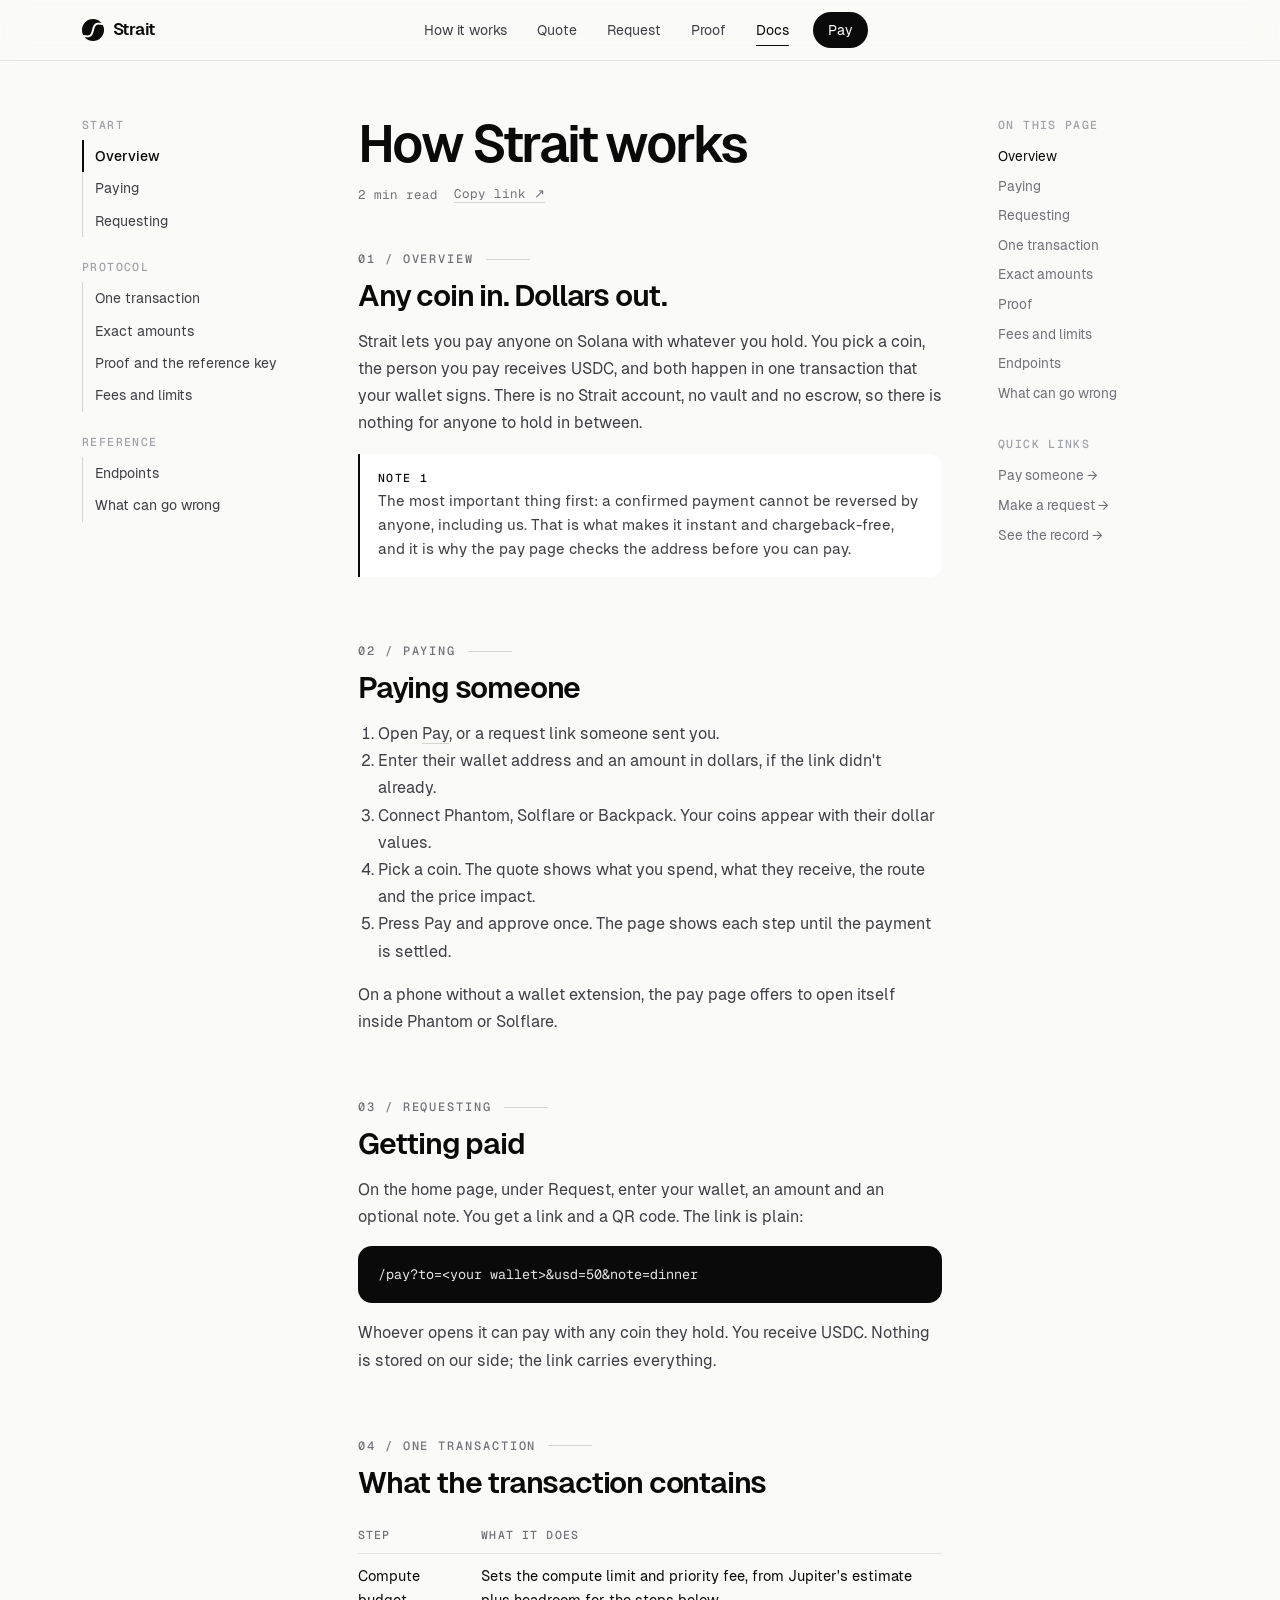
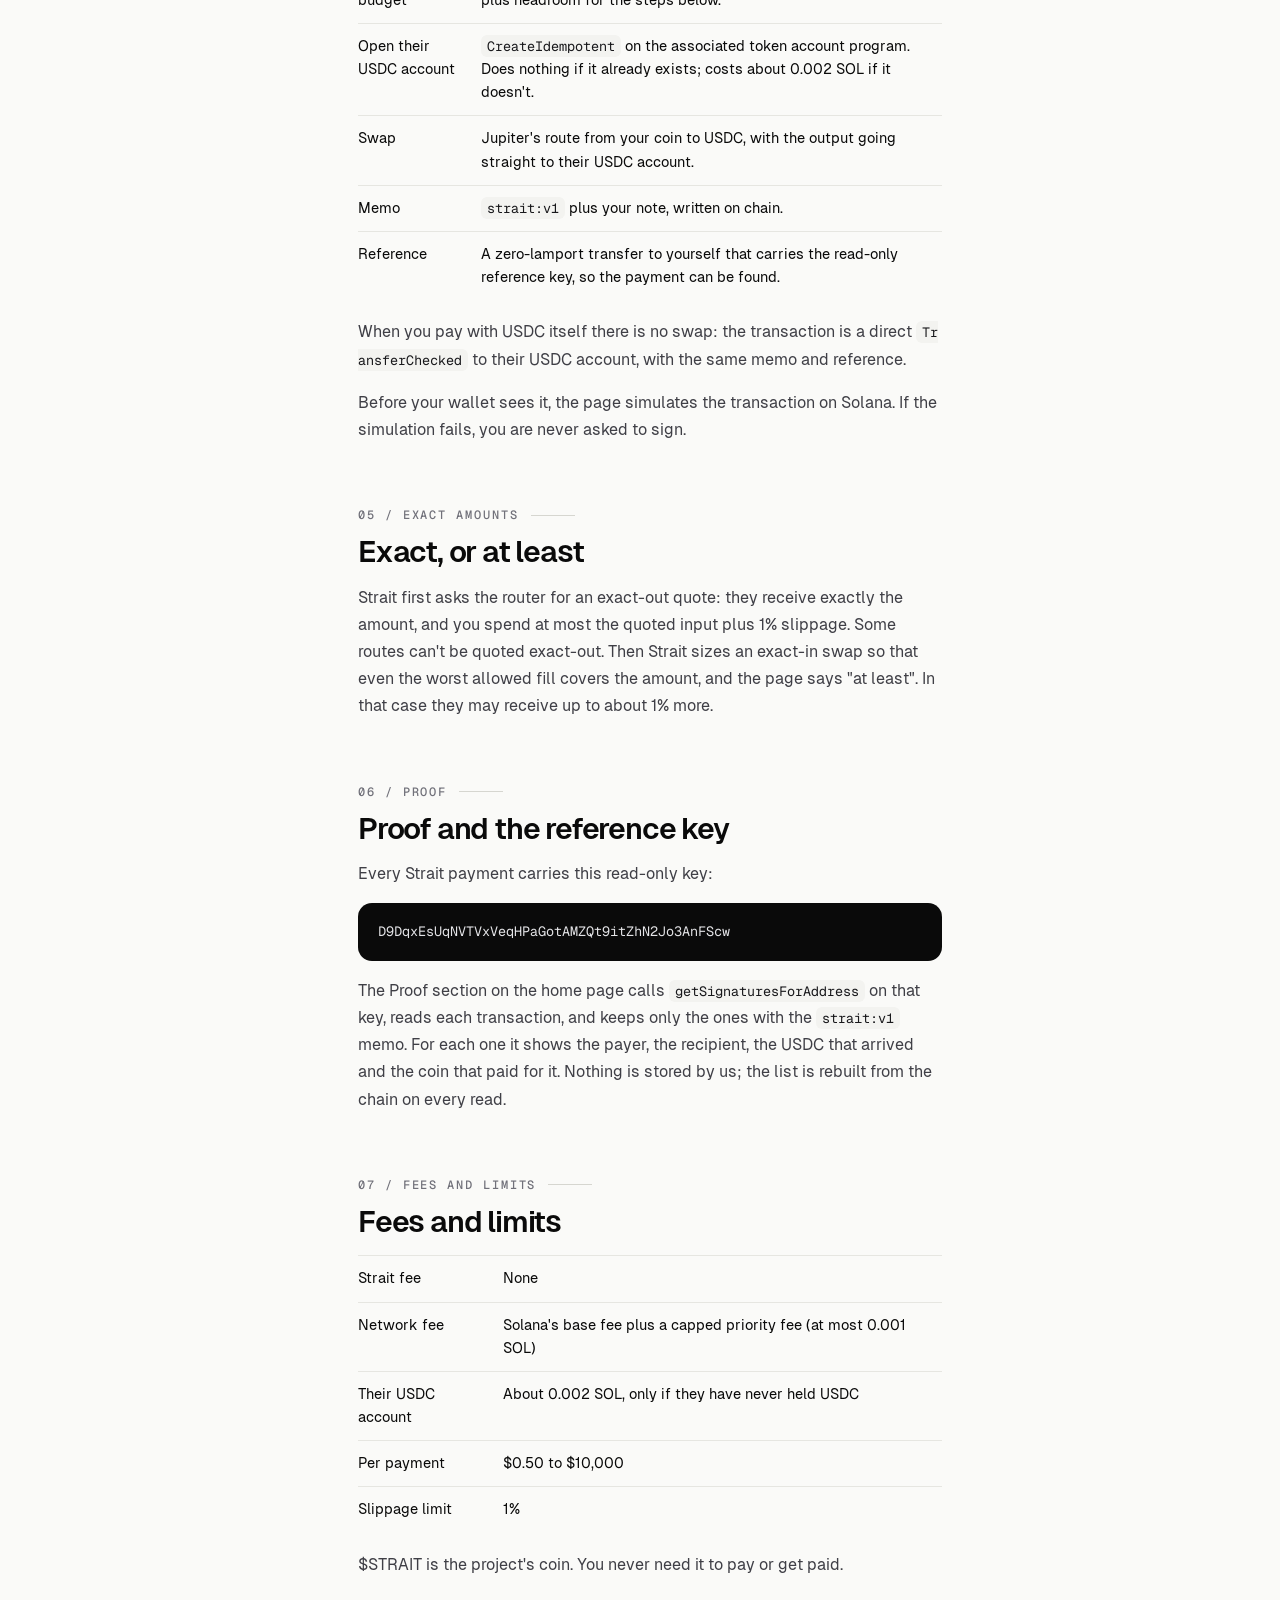
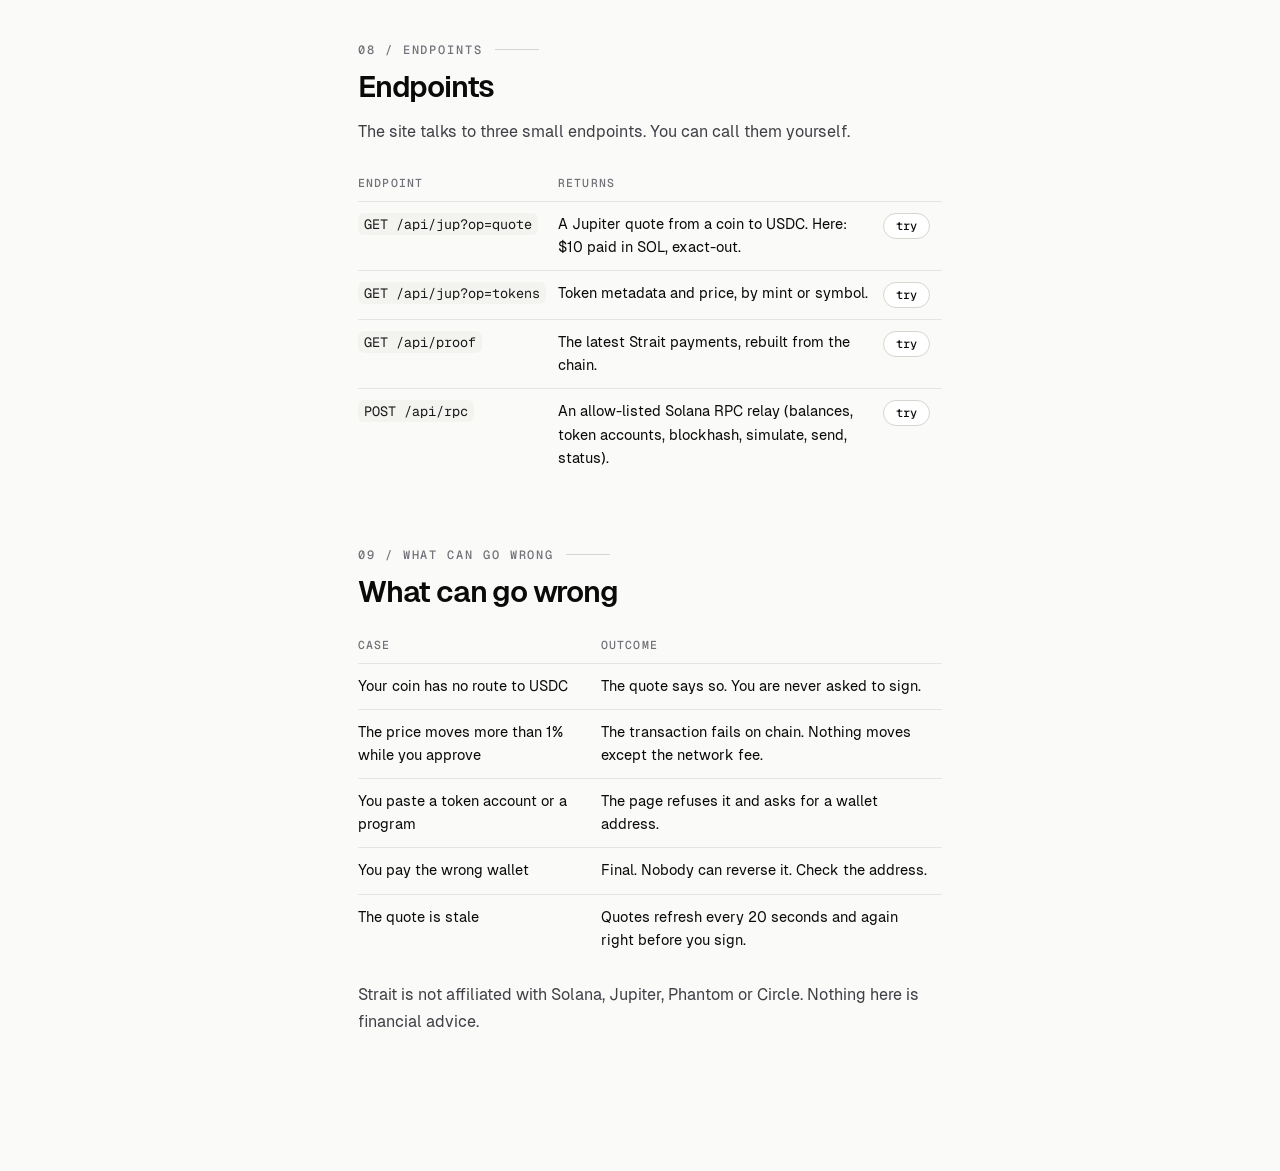
<file: docs.html>
<!doctype html>
<html lang="en">
<head>
<meta charset="utf-8">
<meta name="viewport" content="width=device-width, initial-scale=1, viewport-fit=cover">
<title>STRAIT</title>
<meta name="description" content="How Strait works: one transaction that swaps any coin and lands USDC in someone else's wallet.">
<meta name="theme-color" content="#FAFAF8">
<meta property="og:title" content="Strait — docs">
<meta property="og:image" content="https://strait-chi.vercel.app/assets/og.png">
<meta name="twitter:card" content="summary_large_image">
<link rel="icon" href="/favicon.svg" type="image/svg+xml">
<link rel="icon" href="/assets/fav-32.png" sizes="32x32">
<link rel="stylesheet" href="/css/s.css">
</head>
<body>
<div class="progress" id="progress"></div>
<header class="nav always">
  <div class="wrap">
    <a class="home" href="/" aria-label="Strait home"><img src="/assets/mark.svg" alt=""><span>Strait</span></a>
    <nav class="links">
      <a href="/#how">How it works</a>
      <a href="/#quote">Quote</a>
      <a href="/#request">Request</a>
      <a href="/#proof">Proof</a>
      <a class="on" href="/docs">Docs</a>
      <a href="#" data-x target="_blank" rel="noopener">X</a>
      <a class="pay" href="/pay">Pay</a>
    </nav>
    <span></span>
  </div>
</header>
<span id="live" class="sr" aria-live="polite"></span>

<div class="wrap docs">
  <nav class="side" id="side">
    <h4>Start</h4>
    <a href="#overview">Overview</a>
    <a href="#paying">Paying</a>
    <a href="#requesting">Requesting</a>
    <h4>Protocol</h4>
    <a href="#anatomy">One transaction</a>
    <a href="#exact">Exact amounts</a>
    <a href="#proof">Proof and the reference key</a>
    <a href="#fees">Fees and limits</a>
    <h4>Reference</h4>
    <a href="#api">Endpoints</a>
    <a href="#safety">What can go wrong</a>
  </nav>

  <article>
    <h1>How Strait works</h1>
    <div class="meta"><span>2 min read</span><button type="button" id="copyLink">Copy link ↗</button></div>

    <section id="overview">
      <div class="eyebrow">01 / Overview</div>
      <h2>Any coin in. Dollars out.</h2>
      <p>Strait lets you pay anyone on Solana with whatever you hold. You pick a coin, the person you pay receives USDC, and both happen in one transaction that your wallet signs. There is no Strait account, no vault and no escrow, so there is nothing for anyone to hold in between.</p>
      <div class="note"><b>Note 1</b>The most important thing first: a confirmed payment cannot be reversed by anyone, including us. That is what makes it instant and chargeback-free, and it is why the pay page checks the address before you can pay.</div>
    </section>

    <section id="paying">
      <div class="eyebrow">02 / Paying</div>
      <h2>Paying someone</h2>
      <ol>
        <li>Open <a href="/pay" style="border-bottom:1px solid var(--line2)">Pay</a>, or a request link someone sent you.</li>
        <li>Enter their wallet address and an amount in dollars, if the link didn't already.</li>
        <li>Connect Phantom, Solflare or Backpack. Your coins appear with their dollar values.</li>
        <li>Pick a coin. The quote shows what you spend, what they receive, the route and the price impact.</li>
        <li>Press Pay and approve once. The page shows each step until the payment is settled.</li>
      </ol>
      <p>On a phone without a wallet extension, the pay page offers to open itself inside Phantom or Solflare.</p>
    </section>

    <section id="requesting">
      <div class="eyebrow">03 / Requesting</div>
      <h2>Getting paid</h2>
      <p>On the home page, under Request, enter your wallet, an amount and an optional note. You get a link and a QR code. The link is plain:</p>
      <pre><code>/pay?to=&lt;your wallet&gt;&amp;usd=50&amp;note=dinner</code></pre>
      <p>Whoever opens it can pay with any coin they hold. You receive USDC. Nothing is stored on our side; the link carries everything.</p>
    </section>

    <section id="anatomy">
      <div class="eyebrow">04 / One transaction</div>
      <h2>What the transaction contains</h2>
      <table>
        <thead><tr><th>Step</th><th>What it does</th></tr></thead>
        <tbody>
          <tr><td>Compute budget</td><td>Sets the compute limit and priority fee, from Jupiter's estimate plus headroom for the steps below.</td></tr>
          <tr><td>Open their USDC account</td><td><code>CreateIdempotent</code> on the associated token account program. Does nothing if it already exists; costs about 0.002 SOL if it doesn't.</td></tr>
          <tr><td>Swap</td><td>Jupiter's route from your coin to USDC, with the output going straight to their USDC account.</td></tr>
          <tr><td>Memo</td><td><code>strait:v1</code> plus your note, written on chain.</td></tr>
          <tr><td>Reference</td><td>A zero-lamport transfer to yourself that carries the read-only reference key, so the payment can be found.</td></tr>
        </tbody>
      </table>
      <p>When you pay with USDC itself there is no swap: the transaction is a direct <code>TransferChecked</code> to their USDC account, with the same memo and reference.</p>
      <p>Before your wallet sees it, the page simulates the transaction on Solana. If the simulation fails, you are never asked to sign.</p>
    </section>

    <section id="exact">
      <div class="eyebrow">05 / Exact amounts</div>
      <h2>Exact, or at least</h2>
      <p>Strait first asks the router for an exact-out quote: they receive exactly the amount, and you spend at most the quoted input plus 1% slippage. Some routes can't be quoted exact-out. Then Strait sizes an exact-in swap so that even the worst allowed fill covers the amount, and the page says "at least". In that case they may receive up to about 1% more.</p>
    </section>

    <section id="proof">
      <div class="eyebrow">06 / Proof</div>
      <h2>Proof and the reference key</h2>
      <p>Every Strait payment carries this read-only key:</p>
      <pre><code id="refCode"></code></pre>
      <p>The Proof section on the home page calls <code>getSignaturesForAddress</code> on that key, reads each transaction, and keeps only the ones with the <code>strait:v1</code> memo. For each one it shows the payer, the recipient, the USDC that arrived and the coin that paid for it. Nothing is stored by us; the list is rebuilt from the chain on every read.</p>
    </section>

    <section id="fees">
      <div class="eyebrow">07 / Fees and limits</div>
      <h2>Fees and limits</h2>
      <table>
        <tbody>
          <tr><td>Strait fee</td><td>None</td></tr>
          <tr><td>Network fee</td><td>Solana's base fee plus a capped priority fee (at most 0.001 SOL)</td></tr>
          <tr><td>Their USDC account</td><td>About 0.002 SOL, only if they have never held USDC</td></tr>
          <tr><td>Per payment</td><td>$0.50 to $10,000</td></tr>
          <tr><td>Slippage limit</td><td>1%</td></tr>
        </tbody>
      </table>
      <p>$STRAIT is the project's coin. You never need it to pay or get paid.</p>
    </section>

    <section id="api">
      <div class="eyebrow">08 / Endpoints</div>
      <h2>Endpoints</h2>
      <p>The site talks to three small endpoints. You can call them yourself.</p>
      <table>
        <thead><tr><th>Endpoint</th><th>Returns</th><th></th></tr></thead>
        <tbody>
          <tr><td><code>GET /api/jup?op=quote</code></td><td>A Jupiter quote from a coin to USDC. Here: $10 paid in SOL, exact-out.</td><td><button class="try" type="button" data-try="/api/jup?op=quote&in=So11111111111111111111111111111111111111112&amount=10000000&mode=ExactOut">try</button></td></tr>
          <tr><td><code>GET /api/jup?op=tokens</code></td><td>Token metadata and price, by mint or symbol.</td><td><button class="try" type="button" data-try="/api/jup?op=tokens&q=SOL">try</button></td></tr>
          <tr><td><code>GET /api/proof</code></td><td>The latest Strait payments, rebuilt from the chain.</td><td><button class="try" type="button" data-try="/api/proof">try</button></td></tr>
          <tr><td><code>POST /api/rpc</code></td><td>An allow-listed Solana RPC relay (balances, token accounts, blockhash, simulate, send, status).</td><td><button class="try" type="button" data-try="rpc">try</button></td></tr>
        </tbody>
      </table>
      <div class="out" id="tryOut"></div>
    </section>

    <section id="safety">
      <div class="eyebrow">09 / What can go wrong</div>
      <h2>What can go wrong</h2>
      <table>
        <thead><tr><th>Case</th><th>Outcome</th></tr></thead>
        <tbody>
          <tr><td>Your coin has no route to USDC</td><td>The quote says so. You are never asked to sign.</td></tr>
          <tr><td>The price moves more than 1% while you approve</td><td>The transaction fails on chain. Nothing moves except the network fee.</td></tr>
          <tr><td>You paste a token account or a program</td><td>The page refuses it and asks for a wallet address.</td></tr>
          <tr><td>You pay the wrong wallet</td><td>Final. Nobody can reverse it. Check the address.</td></tr>
          <tr><td>The quote is stale</td><td>Quotes refresh every 20 seconds and again right before you sign.</td></tr>
        </tbody>
      </table>
      <p>Strait is not affiliated with Solana, Jupiter, Phantom or Circle. Nothing here is financial advice.</p>
    </section>
  </article>

  <aside class="toc">
    <h4>On this page</h4>
    <a href="#overview">Overview</a><a href="#paying">Paying</a><a href="#requesting">Requesting</a><a href="#anatomy">One transaction</a><a href="#exact">Exact amounts</a><a href="#proof">Proof</a><a href="#fees">Fees and limits</a><a href="#api">Endpoints</a><a href="#safety">What can go wrong</a>
    <div class="ql"><h4>Quick links</h4><a href="/pay">Pay someone →</a><a href="/#request">Make a request →</a><a href="/#proof">See the record →</a></div>
  </aside>
</div>
<script type="module">
import { CONFIG, $, $$, copy, postJ, getJ, boot } from '/js/core.js';
import { progress } from '/js/motion.js';
boot(); progress();
$('#refCode').textContent = CONFIG.ref;
$('#copyLink').onclick = () => copy(location.href.split('#')[0], 'Link copied');
$$('[data-try]').forEach(b => b.onclick = async () => {
  const out = $('#tryOut'); out.textContent = 'Calling ' + (b.dataset.try === 'rpc' ? 'POST /api/rpc getLatestBlockhash' : 'GET ' + b.dataset.try) + ' …';
  const j = b.dataset.try === 'rpc' ? await postJ('/api/rpc', { method: 'getLatestBlockhash', params: [{ commitment: 'confirmed' }] }) : await getJ(b.dataset.try);
  out.textContent = JSON.stringify(j, null, 2).slice(0, 2400);
});
const links = $$('#side a, .toc a').filter(a => a.getAttribute('href').startsWith('#'));
const secs = [...new Set(links.map(a => a.getAttribute('href')))].map(h => document.querySelector(h)).filter(Boolean);
const spy = () => { const y = scrollY + 140; let cur = secs[0] && secs[0].id; for (const s of secs) if (s.offsetTop <= y) cur = s.id; links.forEach(a => a.classList.toggle('on', a.getAttribute('href') === '#' + cur)); };
spy(); addEventListener('scroll', spy, { passive: true });
</script>
</body>
</html>
</file>
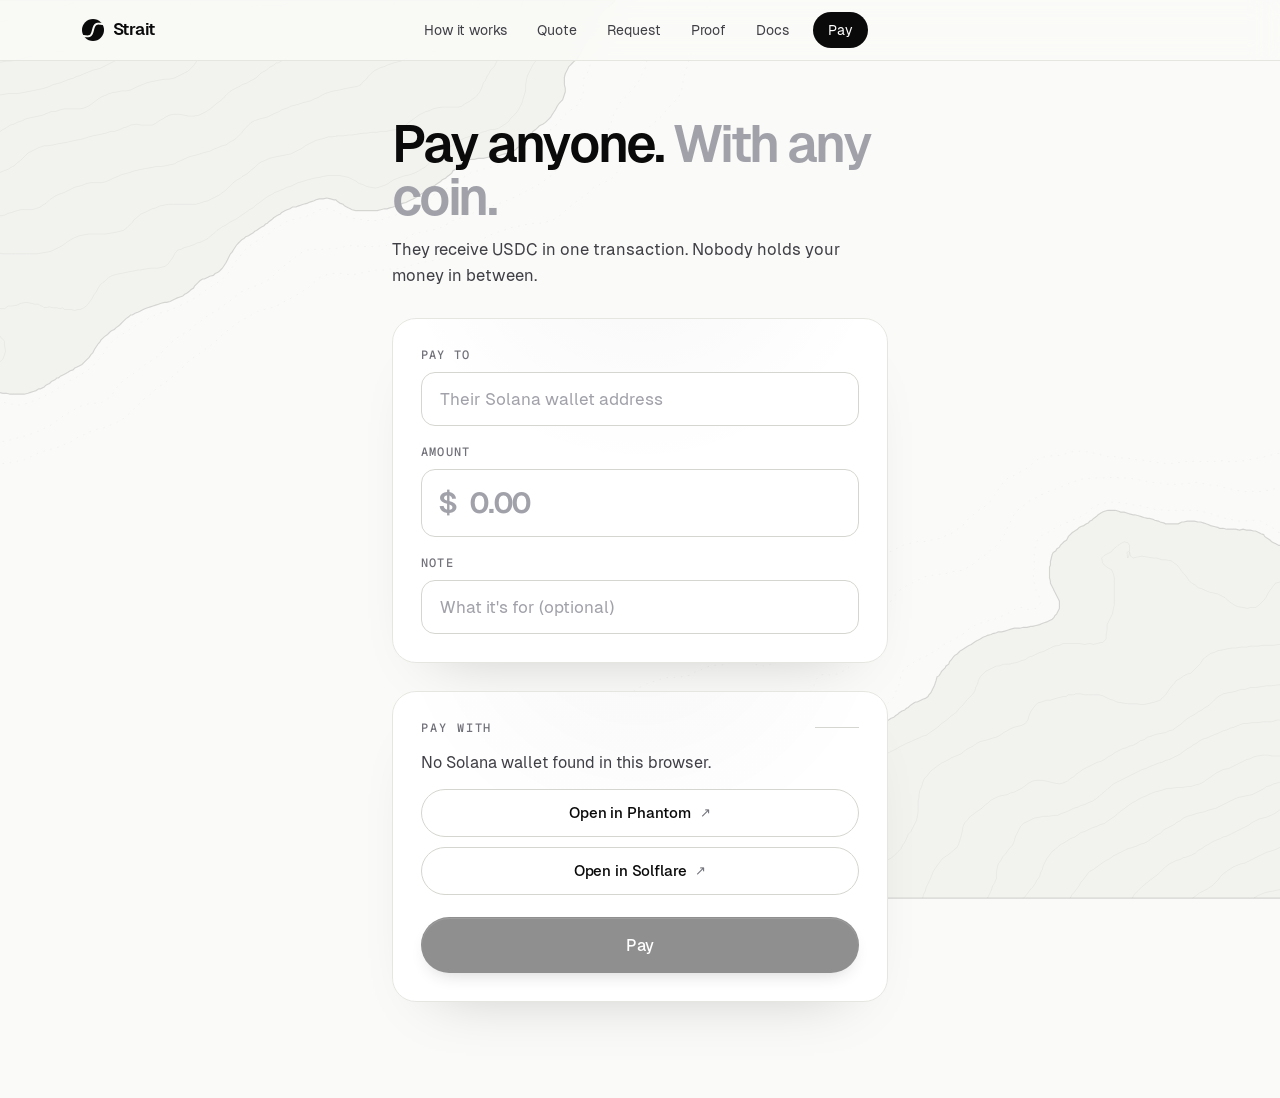
<file: pay.html>
<!doctype html>
<html lang="en">
<head>
<meta charset="utf-8">
<meta name="viewport" content="width=device-width, initial-scale=1, viewport-fit=cover">
<title>STRAIT</title>
<meta name="description" content="Pay anyone with any coin. They receive USDC in one transaction.">
<meta name="theme-color" content="#FAFAF8">
<meta property="og:type" content="website">
<meta property="og:title" content="Pay with Strait">
<meta property="og:description" content="Pay with any coin you hold. They receive USDC in one transaction.">
<meta property="og:image" content="https://strait-chi.vercel.app/assets/og.png">
<meta name="twitter:card" content="summary_large_image">
<meta name="twitter:image" content="https://strait-chi.vercel.app/assets/og.png">
<link rel="icon" href="/favicon.svg" type="image/svg+xml">
<link rel="icon" href="/assets/fav-32.png" sizes="32x32">
<link rel="apple-touch-icon" href="/assets/apple-touch-icon.png">
<link rel="stylesheet" href="/css/s.css">
</head>
<body>
<header class="nav always">
  <div class="wrap">
    <a class="home" href="/" aria-label="Strait home"><img src="/assets/mark.svg" alt=""><span>Strait</span></a>
    <nav class="links">
      <a href="/#how">How it works</a>
      <a href="/#quote">Quote</a>
      <a href="/#request">Request</a>
      <a href="/#proof">Proof</a>
      <a href="/docs">Docs</a>
      <a href="#" data-x target="_blank" rel="noopener">X</a>
      <a class="pay on" href="/pay">Pay</a>
    </nav>
    <span></span>
  </div>
</header>
<span id="live" class="sr" aria-live="polite"></span>

<main class="app">
  <div class="map"><img src="/assets/topo.svg" alt=""></div>
  <div class="col">
    <h1 class="rv" id="title">Pay anyone. <span class="dim">With any coin.</span></h1>
    <p class="sub rv" style="--d:.05s" id="sub">They receive USDC in one transaction. Nobody holds your money in between.</p>

    <div class="panel rv" style="--d:.1s" id="sWho">
      <div id="whoForm">
        <label class="field"><span>Pay to</span>
          <div class="input" id="toBox"><input id="to" autocomplete="off" spellcheck="false" placeholder="Their Solana wallet address" aria-label="Recipient wallet"></div>
        </label>
        <label class="field"><span>Amount</span>
          <div class="input big" id="amtBox"><span class="pre">$</span><input id="amt" inputmode="decimal" autocomplete="off" placeholder="0.00" aria-label="Amount in dollars"></div>
        </label>
        <label class="field"><span>Note</span>
          <div class="input"><input id="note" maxlength="60" autocomplete="off" placeholder="What it's for (optional)" aria-label="Note"></div>
        </label>
      </div>
      <div id="whoCard" hidden>
        <div class="who-card">
          <div class="av"><svg viewBox="0 0 24 24" fill="none" stroke="currentColor" stroke-width="1.6"><rect x="3" y="6" width="18" height="13" rx="3"/><path d="M3 10h18M15 14.5h3"/></svg></div>
          <div class="t"><b id="whoAddr"></b><span id="whoState">Checking the address…</span></div>
          <div class="amt" id="whoAmt"></div>
        </div>
        <div class="note-line" id="whoNote" hidden></div>
        <div class="hint"><button class="btn light sm" id="editWho" type="button">Change</button></div>
      </div>
      <div class="err" id="whoErr"></div>
    </div>

    <div class="panel rv" style="--d:.14s" id="sPay">
      <div class="eyebrow" style="margin-bottom:14px">Pay with <span class="st mono" id="acctLine"></span></div>
      <div id="walletBox"></div>
      <div id="holdBox" hidden>
        <div class="input" style="height:46px"><input id="filter" autocomplete="off" placeholder="Search your coins" aria-label="Search your coins"></div>
        <div class="hold" id="hold"></div>
      </div>
      <div id="quoteBox" hidden>
        <div class="result" style="margin-top:20px">
          <div class="k">You spend</div>
          <div class="v" id="qSpend"></div>
          <div class="rows" id="qRows"></div>
        </div>
      </div>
      <div style="margin-top:22px"><button class="btn dark" id="payBtn" type="button" style="width:100%;height:56px;font-size:16px" disabled>Pay</button></div>
      <div class="statusline" id="status" hidden></div>
      <div class="err" id="err"></div>
    </div>

    <div class="panel" id="sDone" hidden></div>
  </div>
</main>
<script type="module" src="/js/pay.js"></script>
</body>
</html>
</file>
<file: css/s.css>
/* STRAIT — any coin in, dollars out. One sheet for every page. */
@font-face { font-family: 'Geist'; src: url(/fonts/geist-sans-latin-400-normal.woff2) format('woff2'); font-weight: 400; font-display: swap; }
@font-face { font-family: 'Geist'; src: url(/fonts/geist-sans-latin-500-normal.woff2) format('woff2'); font-weight: 500; font-display: swap; }
@font-face { font-family: 'Geist'; src: url(/fonts/geist-sans-latin-600-normal.woff2) format('woff2'); font-weight: 600; font-display: swap; }
@font-face { font-family: 'Geist Mono'; src: url(/fonts/geist-mono-latin-400-normal.woff2) format('woff2'); font-weight: 400; font-display: swap; }
@font-face { font-family: 'Geist Mono'; src: url(/fonts/geist-mono-latin-500-normal.woff2) format('woff2'); font-weight: 500; font-display: swap; }

:root {
  --bg: #FAFAF8; --paper: #FFFFFF; --tint: #F3F3F0; --ink: #0A0A0A; --ink2: #18181B; --text: #3F3F46; --mute: #71717A; --faint: #A1A1AA;
  --line: #E6E6E1; --line2: #D6D6D0; --ok: #15803D; --okbg: #EAF7EE; --warn: #A16207; --bad: #B42318; --badbg: #FDF0EF;
  --ease: cubic-bezier(.2, .7, .2, 1); --gut: 32px; --max: 1180px; --navh: 60px;
  --mono: 'Geist Mono', ui-monospace, SFMono-Regular, Menlo, monospace;
}
@media (max-width: 640px) { :root { --gut: 20px; } }
* { box-sizing: border-box; }
html { overflow-x: hidden; -webkit-text-size-adjust: 100%; scroll-behavior: smooth; }
body { margin: 0; background: var(--bg); color: var(--ink); font: 400 16px/1.6 'Geist', system-ui, -apple-system, sans-serif; overflow-x: clip; -webkit-font-smoothing: antialiased; text-rendering: optimizeLegibility; }
[hidden] { display: none !important; }
a { color: inherit; text-decoration: none; }
button, input, select { font: inherit; color: inherit; }
img, svg { display: block; max-width: 100%; }
::selection { background: #0A0A0A; color: #fff; }
.sr { position: absolute; width: 1px; height: 1px; overflow: hidden; clip: rect(0 0 0 0); white-space: nowrap; }
.wrap { width: 100%; max-width: var(--max); margin: 0 auto; padding-left: var(--gut); padding-right: var(--gut); }
.mono { font-family: var(--mono); }
.num { font-variant-numeric: tabular-nums; }

/* scam strip */
.strip { background: var(--ink); color: #D4D4D8; font: 400 12px/1.4 var(--mono); letter-spacing: .02em; }
.strip .wrap { display: flex; align-items: center; justify-content: center; gap: 10px; min-height: 34px; padding-top: 7px; padding-bottom: 7px; text-align: center; flex-wrap: wrap; }
.strip b { color: #fff; font-weight: 500; }
.strip code { font: inherit; color: #fff; word-break: break-all; }
.strip button { border: 1px solid #3F3F46; background: transparent; color: #fff; border-radius: 999px; padding: 2px 10px; cursor: pointer; font: 500 11px var(--mono); }
.strip button:hover { border-color: #fff; }

/* nav: links centred on a hairline */
.nav { position: sticky; top: 0; z-index: 40; background: rgba(250, 250, 248, .82); backdrop-filter: saturate(1.4) blur(14px); -webkit-backdrop-filter: saturate(1.4) blur(14px); border-bottom: 1px solid var(--line); }
.nav .wrap { display: grid; grid-template-columns: 1fr auto 1fr; align-items: center; height: var(--navh); }
.nav .links { display: flex; gap: 6px; justify-content: center; align-items: center; }
.nav .links a { position: relative; padding: 7px 12px; border-radius: 999px; font-size: 14px; color: var(--text); transition: color .2s, background .2s; white-space: nowrap; }
.nav .links a:hover { color: var(--ink); background: rgba(10, 10, 10, .04); }
.nav .links a.on { color: var(--ink); }
.nav .links a.on::after { content: ''; position: absolute; left: 12px; right: 12px; bottom: 2px; height: 1.5px; background: var(--ink); border-radius: 2px; }
.nav .links a.pay { background: var(--ink); color: #fff; padding: 7px 15px; margin-left: 6px; }
.nav .links a.pay:hover { background: #27272A; }
.nav .links a.pay.on::after { display: none; }
.nav .home { justify-self: start; display: flex; align-items: center; gap: 9px; opacity: 0; transform: translateY(4px); transition: opacity .35s var(--ease), transform .35s var(--ease); pointer-events: none; }
.nav .home img { width: 22px; height: 22px; }
.nav .home span { font-weight: 600; letter-spacing: -.03em; font-size: 17px; }
.nav.solid .home, .nav.always .home { opacity: 1; transform: none; pointer-events: auto; }
@media (max-width: 760px) {
  .nav .wrap { grid-template-columns: 1fr; }
  .nav .home { display: none; }
  .nav .links { overflow-x: auto; justify-content: flex-start; scrollbar-width: none; margin: 0 calc(var(--gut) * -1); padding: 0 var(--gut); }
  .nav .links::-webkit-scrollbar { display: none; }
  .nav .links a { font-size: 13.5px; padding: 7px 10px; }
}

/* buttons */
.btn { display: inline-flex; align-items: center; justify-content: center; gap: 9px; height: 48px; padding: 0 22px; border-radius: 999px; border: 1px solid transparent; font-weight: 500; font-size: 15px; letter-spacing: -.01em; cursor: pointer; transition: transform .2s var(--ease), background .2s, border-color .2s, box-shadow .2s, opacity .2s; white-space: nowrap; }
.btn:active { transform: scale(.98); }
.btn.dark { background: var(--ink); color: #fff; box-shadow: 0 1px 0 rgba(255, 255, 255, .12) inset, 0 8px 20px -10px rgba(10, 10, 10, .5); }
.btn.dark:hover { background: #27272A; }
.btn.light { background: var(--paper); border-color: var(--line2); color: var(--ink); }
.btn.light:hover { border-color: var(--ink); }
.btn.sm { height: 38px; padding: 0 16px; font-size: 14px; }
.btn[disabled] { opacity: .45; cursor: not-allowed; transform: none; }
.btn .arr { transition: transform .25s var(--ease); }
.btn:hover .arr { transform: translateX(3px); }

/* hero */
.hero { position: relative; overflow: hidden; border-bottom: 1px solid var(--line); }
.hero .map { position: absolute; inset: 0; z-index: 0; pointer-events: none; }
.hero .map img { width: 100%; height: 100%; object-fit: cover; opacity: .9; }
.hero canvas.current { position: absolute; inset: 0; width: 100%; height: 100%; z-index: 1; pointer-events: none; }
.hero .veil { position: absolute; inset: 0; z-index: 1; pointer-events: none; background: radial-gradient(1100px 620px at 30% 52%, rgba(250, 250, 248, .9), rgba(250, 250, 248, .55) 55%, rgba(250, 250, 248, 0) 80%); }
.hero .wrap { position: relative; z-index: 2; display: grid; grid-template-columns: minmax(0, 1.2fr) minmax(0, .8fr); gap: 56px; align-items: center; min-height: min(880px, calc(100svh - var(--navh))); padding-top: 72px; padding-bottom: 88px; }
.hero .mark { width: 54px; height: 54px; margin-bottom: 34px; }
.hero h1 { margin: 0; font-weight: 600; font-size: clamp(42px, 5vw, 72px); line-height: .98; letter-spacing: -.055em; }
.hero h1 .l2 { display: block; color: var(--faint); }
.rot { display: inline-grid; vertical-align: bottom; overflow: hidden; height: 1.02em; }
.rot span { grid-area: 1 / 1; transition: transform .6s var(--ease), opacity .6s var(--ease); white-space: nowrap; }
.rot span.up { transform: translateY(-105%); opacity: 0; }
.rot span.down { transform: translateY(105%); opacity: 0; }
.hero .lede { margin: 30px 0 0; font-size: 18.5px; line-height: 1.55; color: var(--text); max-width: 31em; }
.hero .cta { display: flex; gap: 12px; margin-top: 36px; flex-wrap: wrap; }
@media (max-width: 960px) {
  .hero .wrap { grid-template-columns: minmax(0, 1fr); gap: 48px; padding-top: 48px; padding-bottom: 64px; min-height: 0; }
}

/* the live quote card */
.qcard { position: relative; background: var(--paper); border: 1px solid var(--line); border-radius: 26px; padding: 26px 26px 22px; box-shadow: 0 1px 0 rgba(10, 10, 10, .02), 0 50px 90px -48px rgba(10, 10, 10, .32), 0 20px 40px -30px rgba(10, 10, 10, .12); }
.qcard .top { display: flex; justify-content: space-between; align-items: center; font: 500 11.5px var(--mono); letter-spacing: .12em; text-transform: uppercase; color: var(--mute); }
.live { display: inline-flex; align-items: center; gap: 8px; }
.live i { width: 7px; height: 7px; border-radius: 50%; background: var(--ok); box-shadow: 0 0 0 0 rgba(21, 128, 61, .45); animation: ping 2s infinite; }
.live.off i { background: var(--faint); animation: none; }
@keyframes ping { 0% { box-shadow: 0 0 0 0 rgba(21, 128, 61, .45); } 70% { box-shadow: 0 0 0 9px rgba(21, 128, 61, 0); } 100% { box-shadow: 0 0 0 0 rgba(21, 128, 61, 0); } }
.qcard .body { margin-top: 26px; min-height: 236px; transition: opacity .42s var(--ease), transform .42s var(--ease); }
.qcard .body.fade { opacity: 0; transform: translateY(6px); }
.qcard .ask { font-size: 15px; color: var(--mute); }
.qcard .ask b { color: var(--ink); font-weight: 500; }
.qcard .big { margin-top: 8px; font-size: 46px; line-height: 1.05; font-weight: 600; letter-spacing: -.045em; font-variant-numeric: tabular-nums; word-break: break-word; }
.qcard .big small { font-size: .5em; color: var(--mute); font-weight: 500; letter-spacing: -.02em; margin-left: 4px; }
.route { display: flex; align-items: center; flex-wrap: wrap; gap: 6px; margin-top: 22px; }
.route .hop { font: 500 12px var(--mono); padding: 6px 10px; border-radius: 999px; background: var(--tint); color: var(--ink2); white-space: nowrap; }
.route .hop.end { background: var(--ink); color: #fff; }
.route .via { font: 400 11.5px var(--mono); color: var(--mute); white-space: nowrap; }
.route svg { width: 16px; height: 10px; color: var(--faint); flex: none; }
.qcard .gets { margin-top: 22px; display: flex; justify-content: space-between; align-items: baseline; gap: 12px; padding-top: 18px; border-top: 1px dashed var(--line2); font-size: 14.5px; color: var(--text); }
.qcard .gets b { font-weight: 600; color: var(--ink); font-variant-numeric: tabular-nums; }
.qcard .meta { margin-top: 10px; display: flex; justify-content: space-between; gap: 12px; font: 400 12px var(--mono); color: var(--mute); }
.qcard .dots { display: flex; gap: 6px; margin-top: 20px; }
.qcard .dots button { width: 22px; height: 4px; border-radius: 4px; border: 0; padding: 0; background: var(--line2); cursor: pointer; transition: background .3s, width .3s var(--ease); }
.qcard .dots button.on { background: var(--ink); width: 34px; }
.qcard .qoff { padding: 40px 0 20px; text-align: center; color: var(--mute); }
.qcard .qoff p { margin: 0 0 14px; }

/* bands */
.band { position: relative; border-top: 1px solid var(--line); padding-top: 120px; padding-bottom: 120px; scroll-margin-top: calc(var(--navh) + 8px); }
.band:first-of-type { border-top: 0; }
.band.alt { background: var(--tint); }
.eyebrow { font: 500 12px var(--mono); letter-spacing: .16em; text-transform: uppercase; color: var(--mute); display: flex; align-items: center; gap: 12px; margin-bottom: 22px; }
.eyebrow::after { content: ''; height: 1px; width: 44px; background: var(--line2); }
.eyebrow .st { margin-left: auto; letter-spacing: .1em; }
h2 { margin: 0; font-size: clamp(34px, 4.4vw, 56px); line-height: 1.02; letter-spacing: -.05em; font-weight: 600; max-width: 15em; }
h2 .dim { color: var(--faint); }
.lead { margin: 22px 0 0; font-size: 18px; color: var(--text); max-width: 34em; line-height: 1.6; }
.split { display: grid; grid-template-columns: minmax(0, .9fr) minmax(0, 1.1fr); gap: 72px; align-items: start; }
@media (max-width: 960px) { .split { grid-template-columns: minmax(0, 1fr); gap: 40px; } .band { padding-top: 88px; padding-bottom: 88px; } }

/* three steps on hairlines */
.steps { display: grid; grid-template-columns: repeat(3, minmax(0, 1fr)); margin-top: 64px; border-top: 1px solid var(--line2); }
.step { padding: 34px 32px 6px 0; }
.step + .step { padding-left: 32px; border-left: 1px solid var(--line2); }
.step .n { font: 500 12px var(--mono); color: var(--mute); letter-spacing: .12em; }
.step .ill { height: 110px; margin: 24px 0 26px; display: flex; align-items: center; }
.step .ill svg { height: 100%; width: auto; overflow: visible; }
.step h3 { margin: 0; font-size: 23px; letter-spacing: -.035em; font-weight: 600; }
.step p { margin: 10px 0 0; color: var(--text); font-size: 15.5px; max-width: 24em; }
@media (max-width: 860px) {
  .steps { grid-template-columns: minmax(0, 1fr); }
  .step, .step + .step { padding: 30px 0; border-left: 0; }
  .step + .step { border-top: 1px solid var(--line2); }
}

/* panels (controls) */
.panel { background: var(--paper); border: 1px solid var(--line); border-radius: 24px; padding: 28px; box-shadow: 0 30px 60px -44px rgba(10, 10, 10, .25); }
.field { display: block; }
.field + .field { margin-top: 18px; }
.field > span { display: block; font: 500 12px var(--mono); letter-spacing: .1em; text-transform: uppercase; color: var(--mute); margin-bottom: 9px; }
.input { display: flex; align-items: center; gap: 10px; height: 54px; border: 1px solid var(--line2); border-radius: 14px; background: var(--paper); padding: 0 16px; transition: border-color .2s, box-shadow .2s; }
.input:focus-within { border-color: var(--ink); box-shadow: 0 0 0 4px rgba(10, 10, 10, .06); }
.input input { flex: 1; min-width: 0; border: 0; outline: 0; background: transparent; font-size: 17px; height: 100%; }
.input input::placeholder { color: var(--faint); }
.input .pre { color: var(--mute); font-size: 17px; }
.input.big { height: 68px; }
.input.big input { font-size: 30px; font-weight: 600; letter-spacing: -.035em; font-variant-numeric: tabular-nums; }
.input.big .pre { font-size: 30px; font-weight: 600; color: var(--faint); }
.input.bad { border-color: var(--bad); box-shadow: 0 0 0 4px rgba(180, 35, 24, .08); }
.chips { display: flex; flex-wrap: wrap; gap: 8px; }
.chip { display: inline-flex; align-items: center; gap: 8px; height: 38px; padding: 0 14px; border-radius: 999px; border: 1px solid var(--line2); background: var(--paper); cursor: pointer; font: 500 13px var(--mono); transition: border-color .2s, background .2s, color .2s; }
.chip:hover { border-color: var(--ink); }
.chip.on { background: var(--ink); border-color: var(--ink); color: #fff; }
.chip .dot { width: 8px; height: 8px; border-radius: 50%; }
.msg { margin-top: 14px; font-size: 14px; color: var(--bad); min-height: 0; }
.msg:empty { display: none; }

/* quote result */
.result { margin-top: 26px; border-top: 1px solid var(--line); padding-top: 24px; }
.result .k { font: 500 12px var(--mono); letter-spacing: .1em; text-transform: uppercase; color: var(--mute); }
.result .v { font-size: 40px; font-weight: 600; letter-spacing: -.045em; line-height: 1.1; margin-top: 6px; font-variant-numeric: tabular-nums; word-break: break-word; }
.result .v small { font-size: .5em; color: var(--mute); font-weight: 500; }
.rows { margin-top: 18px; }
.rows div { display: flex; justify-content: space-between; gap: 14px; padding: 11px 0; border-top: 1px solid var(--line); font-size: 14.5px; }
.rows div span:first-child { color: var(--mute); }
.rows div span:last-child { text-align: right; font-variant-numeric: tabular-nums; }
.spin { display: inline-block; width: 14px; height: 14px; border: 2px solid var(--line2); border-top-color: var(--ink); border-radius: 50%; animation: spin .8s linear infinite; vertical-align: -2px; }
@keyframes spin { to { transform: rotate(360deg); } }

/* request link + QR */
.reqout { margin-top: 24px; display: grid; grid-template-columns: 168px minmax(0, 1fr); gap: 22px; align-items: center; border-top: 1px solid var(--line); padding-top: 24px; }
.qr { width: 168px; height: 168px; border-radius: 16px; border: 1px solid var(--line); padding: 10px; background: #fff; }
.qr svg { width: 100%; height: 100%; }
.reqout .lnk { font: 400 13px var(--mono); color: var(--ink2); word-break: break-all; background: var(--tint); border-radius: 10px; padding: 12px 14px; }
.reqout .acts { display: flex; gap: 8px; margin-top: 12px; flex-wrap: wrap; }
@media (max-width: 560px) { .reqout { grid-template-columns: minmax(0, 1fr); } .qr { margin: 0 auto; } }

/* comparison */
.cmp { margin-top: 56px; width: 100%; border-collapse: collapse; font-size: 15px; }
.cmp th, .cmp td { text-align: left; padding: 18px 20px; border-top: 1px solid var(--line2); vertical-align: top; }
.cmp thead th { border-top: 0; font: 500 12px var(--mono); letter-spacing: .1em; text-transform: uppercase; color: var(--mute); padding-bottom: 14px; }
.cmp tbody th { font-weight: 500; color: var(--mute); width: 22%; }
.cmp td.us { background: var(--paper); font-weight: 500; color: var(--ink); }
.cmp thead th.us { color: var(--ink); background: var(--paper); border-radius: 14px 14px 0 0; }
.cmp tbody tr:last-child td.us { border-radius: 0 0 14px 14px; }
.cmp td { color: var(--text); }
.ck { display: inline-flex; width: 18px; height: 18px; border-radius: 50%; background: var(--ink); color: #fff; align-items: center; justify-content: center; margin-right: 8px; vertical-align: -3px; }
.ck svg { width: 10px; height: 10px; }
@media (max-width: 760px) {
  .cmp thead { display: none; }
  .cmp, .cmp tbody, .cmp tr, .cmp th, .cmp td { display: block; width: 100%; }
  .cmp tr { border-top: 1px solid var(--line2); padding: 16px 0; }
  .cmp th, .cmp td { border: 0; padding: 4px 0; }
  .cmp tbody th { width: auto; margin-bottom: 6px; }
  .cmp td.us { background: transparent; }
  .cmp td::before { content: attr(data-h) ' — '; color: var(--faint); font: 400 12px var(--mono); }
}

/* proof feed */
.feed { margin-top: 48px; border-top: 1px solid var(--line2); }
.feed .row { display: grid; grid-template-columns: 120px minmax(0, 1fr) auto auto; gap: 20px; align-items: center; padding: 18px 0; border-bottom: 1px solid var(--line); animation: rowin .6s var(--ease) both; }
.feed .row .when { font: 400 12.5px var(--mono); color: var(--mute); }
.feed .row .who { font: 400 13.5px var(--mono); color: var(--ink2); min-width: 0; overflow: hidden; text-overflow: ellipsis; white-space: nowrap; }
.feed .row .who em { font-style: normal; color: var(--faint); padding: 0 6px; }
.feed .row .amt { font-weight: 600; font-variant-numeric: tabular-nums; letter-spacing: -.02em; }
.feed .row .amt small { font: 500 12px var(--mono); color: var(--mute); margin-left: 6px; letter-spacing: 0; }
.feed .row a { font: 500 12px var(--mono); color: var(--mute); border-bottom: 1px solid var(--line2); }
.feed .row a:hover { color: var(--ink); border-color: var(--ink); }
.feed .empty { padding: 48px 0; color: var(--text); font-size: 17px; }
.feed .empty b { display: block; color: var(--ink); font-size: 22px; letter-spacing: -.03em; font-weight: 600; margin-bottom: 6px; }
@keyframes rowin { from { opacity: 0; transform: translateY(8px); } to { opacity: 1; transform: none; } }
@media (max-width: 700px) { .feed .row { grid-template-columns: minmax(0, 1fr) auto; } .feed .row .when { grid-column: 1 / -1; } }
.refkey { margin-top: 28px; display: flex; flex-wrap: wrap; align-items: center; gap: 10px 14px; font-size: 14.5px; color: var(--text); }
.refkey code { font: 400 13px var(--mono); background: var(--paper); border: 1px solid var(--line); border-radius: 10px; padding: 8px 12px; color: var(--ink2); word-break: break-all; }

/* faq */
.faq { margin-top: 48px; border-top: 1px solid var(--line2); }
.faq details { border-bottom: 1px solid var(--line2); }
.faq summary { list-style: none; cursor: pointer; display: flex; justify-content: space-between; align-items: center; gap: 24px; padding: 24px 0; font-size: 19px; font-weight: 500; letter-spacing: -.02em; }
.faq summary::-webkit-details-marker { display: none; }
.faq summary i { position: relative; width: 14px; height: 14px; flex: none; }
.faq summary i::before, .faq summary i::after { content: ''; position: absolute; left: 0; top: 6px; width: 14px; height: 2px; background: var(--ink); border-radius: 2px; transition: transform .3s var(--ease); }
.faq summary i::after { transform: rotate(90deg); }
.faq details[open] summary i::after { transform: rotate(0); }
.faq .a { padding: 0 0 26px; color: var(--text); max-width: 46em; font-size: 16px; }
.faq .a p { margin: 0 0 10px; }

/* closing */
.close { text-align: center; padding-top: 140px; padding-bottom: 140px; }
.close .mark { width: 64px; height: 64px; margin: 0 auto 34px; }
.close h2 { margin: 0 auto; font-size: clamp(42px, 7vw, 96px); max-width: none; }
.close .cta { display: flex; justify-content: center; gap: 12px; margin-top: 40px; flex-wrap: wrap; }
.close .fine { margin-top: 56px; font: 400 12px var(--mono); color: var(--faint); letter-spacing: .04em; }

/* reveal */
.rv { opacity: 0; transform: translateY(16px); transition: opacity .8s var(--ease), transform .8s var(--ease); transition-delay: var(--d, 0s); }
.rv.vis { opacity: 1; transform: none; }
@media (prefers-reduced-motion: reduce) { .rv { opacity: 1; transform: none; transition: none; } .live i { animation: none; } html { scroll-behavior: auto; } }

/* toast */
.toast { position: fixed; left: 50%; top: 84px; transform: translate(-50%, -12px); background: var(--ink); color: #fff; padding: 10px 16px; border-radius: 999px; font-size: 14px; opacity: 0; pointer-events: none; transition: opacity .25s, transform .25s var(--ease); z-index: 60; white-space: nowrap; }
.toast.on { opacity: 1; transform: translate(-50%, 0); }

/* pay app */
.app { position: relative; min-height: calc(100svh - var(--navh)); }
.app .map { position: fixed; inset: 0; z-index: 0; pointer-events: none; opacity: .55; }
.app .map img { width: 100%; height: 100%; object-fit: cover; }
.app .col { position: relative; z-index: 1; max-width: 560px; margin: 0 auto; padding: 56px var(--gut) 96px; }
.app h1 { margin: 0; font-size: clamp(36px, 5vw, 52px); letter-spacing: -.05em; font-weight: 600; line-height: 1.02; }
.app h1 .dim { color: var(--faint); }
.app .sub { margin: 14px 0 0; color: var(--text); font-size: 16.5px; }
.app .panel { margin-top: 28px; }
.who-card { display: flex; align-items: center; gap: 14px; }
.who-card .av { width: 44px; height: 44px; border-radius: 50%; background: var(--tint); border: 1px solid var(--line); display: grid; place-items: center; flex: none; }
.who-card .av svg { width: 20px; height: 20px; color: var(--mute); }
.who-card .t { min-width: 0; }
.who-card .t b { display: block; font: 500 14px var(--mono); overflow: hidden; text-overflow: ellipsis; white-space: nowrap; }
.who-card .t span { font-size: 13.5px; color: var(--mute); }
.who-card .amt { margin-left: auto; font-size: 30px; font-weight: 600; letter-spacing: -.04em; font-variant-numeric: tabular-nums; }
.note-line { margin-top: 14px; padding: 12px 14px; background: var(--tint); border-radius: 12px; font-size: 14.5px; color: var(--text); }
.wallets { display: grid; gap: 10px; margin-top: 4px; }
.wallets button { display: flex; align-items: center; justify-content: space-between; height: 56px; padding: 0 18px; border-radius: 14px; border: 1px solid var(--line2); background: var(--paper); cursor: pointer; font-weight: 500; font-size: 16px; transition: border-color .2s, transform .2s var(--ease); }
.wallets button:hover { border-color: var(--ink); }
.wallets button small { font: 400 12px var(--mono); color: var(--mute); }
.hold { margin-top: 14px; max-height: 330px; overflow-y: auto; border-top: 1px solid var(--line); overscroll-behavior: contain; }
.hold button { width: 100%; display: grid; grid-template-columns: 34px minmax(0, 1fr) auto; gap: 12px; align-items: center; text-align: left; padding: 12px 6px; border: 0; border-bottom: 1px solid var(--line); background: transparent; cursor: pointer; border-radius: 0; transition: background .15s; }
.hold button:hover { background: var(--tint); }
.hold button.on { background: var(--tint); box-shadow: inset 3px 0 0 var(--ink); }
.hold .ic { width: 34px; height: 34px; border-radius: 50%; display: grid; place-items: center; font: 600 11px var(--mono); color: #fff; overflow: hidden; }
.hold .ic img { width: 100%; height: 100%; object-fit: cover; }
.hold .nm b { display: block; font-weight: 600; font-size: 15px; letter-spacing: -.01em; }
.hold .nm span { font: 400 12px var(--mono); color: var(--mute); }
.hold .val { text-align: right; font-variant-numeric: tabular-nums; font-size: 14.5px; }
.hold .val span { display: block; font: 400 12px var(--mono); color: var(--mute); }
.hold .low { opacity: .45; }
.statusline { display: grid; gap: 10px; margin-top: 18px; }
.statusline div { display: flex; align-items: center; gap: 12px; font-size: 15px; color: var(--mute); }
.statusline div i { width: 20px; height: 20px; border-radius: 50%; border: 1.5px solid var(--line2); flex: none; display: grid; place-items: center; }
.statusline div.run { color: var(--ink); }
.statusline div.run i { border-color: var(--ink); border-top-color: transparent; animation: spin .8s linear infinite; }
.statusline div.ok { color: var(--ink); }
.statusline div.ok i { background: var(--ink); border-color: var(--ink); }
.statusline div.ok i::after { content: ''; width: 8px; height: 4px; border-left: 2px solid #fff; border-bottom: 2px solid #fff; transform: rotate(-45deg) translate(1px, -1px); }
.statusline div.bad { color: var(--bad); }
.statusline div.bad i { border-color: var(--bad); }
.receipt { text-align: center; padding: 10px 0 4px; }
.receipt .stamp { display: inline-flex; align-items: center; gap: 10px; font-size: 44px; font-weight: 600; letter-spacing: -.05em; }
.receipt .stamp svg { width: 40px; height: 40px; }
.receipt p { color: var(--text); margin: 10px 0 0; }
.receipt .rows { text-align: left; margin-top: 22px; }
.err { margin-top: 16px; padding: 12px 14px; border-radius: 12px; background: var(--badbg); color: var(--bad); font-size: 14.5px; }
.err:empty { display: none; }
.hint { margin-top: 12px; font-size: 13.5px; color: var(--mute); }

/* docs */
.docs { display: grid; grid-template-columns: 220px minmax(0, 1fr) 200px; gap: 56px; padding-top: 56px; padding-bottom: 120px; }
.docs nav.side { position: sticky; top: calc(var(--navh) + 24px); align-self: start; font-size: 14px; }
.docs nav.side h4 { margin: 22px 0 8px; font: 500 11.5px var(--mono); letter-spacing: .12em; text-transform: uppercase; color: var(--faint); }
.docs nav.side h4:first-child { margin-top: 0; }
.docs nav.side a { display: block; padding: 5px 0 5px 12px; color: var(--text); border-left: 1px solid var(--line2); }
.docs nav.side a:hover { color: var(--ink); }
.docs nav.side a.on { color: var(--ink); border-left: 2px solid var(--ink); padding-left: 11px; font-weight: 500; }
.docs article { min-width: 0; max-width: 720px; }
.docs article h1 { margin: 0; font-size: clamp(36px, 4.6vw, 52px); letter-spacing: -.05em; line-height: 1.04; font-weight: 600; }
.docs .meta { display: flex; gap: 16px; align-items: center; margin-top: 14px; font: 400 12.5px var(--mono); color: var(--mute); }
.docs .meta button { border: 0; background: none; padding: 0; color: var(--mute); cursor: pointer; font: inherit; border-bottom: 1px solid var(--line2); }
.docs article section { padding-top: 48px; scroll-margin-top: calc(var(--navh) + 16px); }
.docs article section > .eyebrow { margin-bottom: 14px; }
.docs article h2 { font-size: 30px; letter-spacing: -.04em; max-width: none; }
.docs article p, .docs article li { color: var(--text); font-size: 16px; line-height: 1.7; }
.docs article ol, .docs article ul { padding-left: 20px; }
.docs article code { font: 400 13.5px var(--mono); background: var(--tint); padding: 2px 6px; border-radius: 6px; color: var(--ink2); word-break: break-all; }
.docs article pre { font: 400 13px/1.65 var(--mono); background: var(--ink); color: #E4E4E7; padding: 18px 20px; border-radius: 14px; overflow-x: auto; }
.docs article pre code { background: none; color: inherit; padding: 0; word-break: normal; }
.docs .note { margin: 18px 0; padding: 16px 18px; border-left: 2px solid var(--ink); background: var(--paper); border-radius: 0 12px 12px 0; font-size: 15px; color: var(--text); }
.docs .note b { font: 500 11.5px var(--mono); letter-spacing: .12em; text-transform: uppercase; display: block; margin-bottom: 4px; color: var(--ink); }
.docs table { width: 100%; border-collapse: collapse; margin: 18px 0; font-size: 14.5px; }
.docs th, .docs td { text-align: left; padding: 11px 12px 11px 0; border-top: 1px solid var(--line); vertical-align: top; }
.docs thead th { border-top: 0; font: 500 11.5px var(--mono); letter-spacing: .1em; text-transform: uppercase; color: var(--mute); }
.docs td code { white-space: nowrap; }
.docs .try { border: 1px solid var(--line2); background: var(--paper); border-radius: 999px; padding: 4px 12px; font: 500 12px var(--mono); cursor: pointer; }
.docs .try:hover { border-color: var(--ink); }
.docs .out { margin-top: 8px; font: 400 12px/1.5 var(--mono); background: var(--tint); border-radius: 10px; padding: 10px 12px; color: var(--ink2); white-space: pre-wrap; word-break: break-all; max-height: 220px; overflow: auto; }
.docs .out:empty { display: none; }
.docs aside.toc { position: sticky; top: calc(var(--navh) + 24px); align-self: start; font-size: 13.5px; }
.docs aside.toc h4 { margin: 0 0 10px; font: 500 11.5px var(--mono); letter-spacing: .12em; text-transform: uppercase; color: var(--faint); }
.docs aside.toc a { display: block; padding: 4px 0; color: var(--mute); }
.docs aside.toc a:hover, .docs aside.toc a.on { color: var(--ink); }
.docs aside.toc .ql { margin-top: 28px; }
@media (max-width: 1100px) { .docs { grid-template-columns: 200px minmax(0, 1fr); } .docs aside.toc { display: none; } }
@media (max-width: 780px) { .docs { grid-template-columns: minmax(0, 1fr); gap: 24px; padding-top: 32px; } .docs nav.side { position: static; display: none; } }

/* 404 */
.lost { min-height: calc(100svh - var(--navh)); display: grid; place-items: center; text-align: center; position: relative; }
.lost .in { position: relative; z-index: 1; padding: 40px var(--gut); }
.lost h1 { font-size: clamp(40px, 6vw, 72px); letter-spacing: -.05em; margin: 24px 0 0; line-height: 1; }
.lost p { color: var(--text); margin: 16px 0 28px; }


/* ---------- motion layer ---------- */
.progress { position: fixed; left: 0; top: 0; height: 2px; width: 100%; z-index: 80; background: var(--ink); transform-origin: 0 50%; transform: scaleX(var(--p, 0)); pointer-events: none; }

/* hero intro: words rise out of their own line */
.intro .w { display: inline-block; overflow: hidden; vertical-align: bottom; padding-bottom: .06em; margin-bottom: -.06em; }
.intro .w > i, .words .w > i { display: inline-block; font-style: normal; transform: translateY(105%); }
.intro .w > i { animation: wordUp 1s var(--ease) forwards; animation-delay: calc(var(--i) * 70ms + 120ms); }
.intro .rot { opacity: 0; animation: fadeIn .8s var(--ease) forwards; animation-delay: 360ms; }
@keyframes wordUp { to { transform: none; } }
@keyframes fadeIn { to { opacity: 1; } }
.words .w { display: inline-block; overflow: hidden; vertical-align: bottom; padding-bottom: .06em; margin-bottom: -.06em; }
.words.vis .w > i { transition: transform 1.1s var(--ease); transition-delay: calc(var(--i) * 90ms); transform: none; }

/* headings reveal through a mask */
.band h2.rv { clip-path: inset(0 0 100% 0); transform: translateY(28px); opacity: 1; transition: clip-path 1.1s var(--ease), transform 1.1s var(--ease); }
.band h2.rv.vis { clip-path: inset(-10% -5% -20% -5%); transform: none; }

/* coin marquee */
.marquee { position: relative; overflow: hidden; border-bottom: 1px solid var(--line); background: var(--paper); padding: 18px 0; -webkit-mask-image: linear-gradient(90deg, transparent, #000 10%, #000 90%, transparent); mask-image: linear-gradient(90deg, transparent, #000 10%, #000 90%, transparent); }
.mq-track { display: flex; width: max-content; animation: mq 46s linear infinite; }
.marquee:hover .mq-track { animation-play-state: paused; }
.mq-row { display: flex; gap: 12px; padding-right: 12px; }
.mq-i { display: inline-flex; align-items: center; gap: 9px; height: 36px; padding: 0 16px; border: 1px solid var(--line); border-radius: 999px; font: 500 13px var(--mono); color: var(--ink2); white-space: nowrap; background: var(--bg); }
.mq-i i { width: 7px; height: 7px; border-radius: 50%; background: var(--ink); opacity: .55; }
.mq-i.end { background: var(--ink); color: #fff; border-color: var(--ink); }
.mq-i.end b { font-weight: 500; color: #A7F3C4; margin-left: 6px; }
@keyframes mq { to { transform: translateX(-50%); } }

/* steps: a rail that fills as you scroll, drawings that draw themselves */
.steps { position: relative; }
.steps .sbar { position: absolute; left: 0; top: -1px; height: 2px; width: 100%; background: var(--ink); transform-origin: 0 50%; transform: scaleX(var(--sp, 0)); }
.draw path, .draw rect, .draw circle:not([fill="currentColor"]) { stroke-dasharray: 1; stroke-dashoffset: 1; transition: stroke-dashoffset 1.6s var(--ease); }
.draw text, .draw [fill="currentColor"] { opacity: 0; transition: opacity .8s var(--ease) .7s; }
.step.vis .draw path, .step.vis .draw rect, .step.vis .draw circle { stroke-dashoffset: 0; }
.step.vis .draw text, .step.vis .draw [fill="currentColor"] { opacity: 1; }
.step { transition: opacity .8s var(--ease), transform .8s var(--ease); }

/* pinned story: the transaction, instruction by instruction */
.story { height: 340vh; padding: 0; border-top: 1px solid var(--line); background: var(--paper); }
.story-pin { position: sticky; top: var(--navh); height: calc(100vh - var(--navh)); display: flex; align-items: center; overflow: hidden; }
.story-grid { display: grid; grid-template-columns: minmax(0, 1fr) minmax(0, 1fr); gap: 72px; align-items: center; width: 100%; }
.story h2 { clip-path: none !important; transform: none !important; }
.story-steps { list-style: none; margin: 40px 0 0; padding: 0; counter-reset: s; }
.story-steps li { position: relative; padding: 16px 0 16px 46px; border-top: 1px solid var(--line); color: var(--faint); transition: color .5s var(--ease); counter-increment: s; }
.story-steps li::before { content: '0' counter(s); position: absolute; left: 0; top: 18px; font: 500 12px var(--mono); color: var(--faint); transition: color .5s; }
.story-steps li b { display: block; font-size: 19px; font-weight: 600; letter-spacing: -.02em; }
.story-steps li span { display: block; font-size: 15px; margin-top: 2px; max-height: 0; overflow: hidden; opacity: 0; transition: max-height .6s var(--ease), opacity .5s var(--ease); }
.story-steps li.on { color: var(--ink); }
.story-steps li.on::before { color: var(--ink); }
.story-steps li.on span { max-height: 60px; opacity: 1; color: var(--text); }
.story-steps li.done { color: var(--mute); }
.txcard { background: var(--ink); color: #E4E4E7; border-radius: 26px; padding: 24px; box-shadow: 0 60px 100px -50px rgba(10, 10, 10, .55); font-family: var(--mono); }
.tx-top { display: flex; justify-content: space-between; font-size: 12px; letter-spacing: .1em; text-transform: uppercase; color: #A1A1AA; padding-bottom: 16px; border-bottom: 1px solid #27272A; }
.tx-rows { position: relative; }
.tx-row { position: relative; display: grid; grid-template-columns: 34px 150px minmax(0, 1fr); gap: 10px; align-items: center; padding: 16px 10px; border-bottom: 1px solid #1F1F23; font-size: 13px; opacity: .28; transform: translateX(-6px); transition: opacity .5s var(--ease), transform .5s var(--ease), background .5s; border-radius: 10px; }
.tx-row i { font-style: normal; color: #71717A; }
.tx-row b { font-weight: 500; color: #fff; }
.tx-row span { color: #A1A1AA; overflow: hidden; text-overflow: ellipsis; white-space: nowrap; }
.tx-row.lit { opacity: 1; transform: none; }
.tx-row.cur { background: #18181B; }
.tx-row.cur i { color: #A7F3C4; }
.tx-row .coin { position: absolute; right: 14px; top: 50%; width: 10px; height: 10px; margin-top: -5px; border-radius: 50%; background: #A7F3C4; opacity: 0; }
.tx-row.cur .coin { opacity: 1; animation: coin 1.6s var(--ease) infinite; }
@keyframes coin { 0% { transform: translateX(-90px); opacity: 0; } 30% { opacity: 1; } 100% { transform: translateX(0); opacity: 0; } }
.tx-foot { display: flex; gap: 8px; margin-top: 18px; }
.tf { flex: 1; text-align: center; font-size: 12px; letter-spacing: .08em; text-transform: uppercase; padding: 10px 0; border-radius: 999px; border: 1px solid #27272A; color: #52525B; transition: all .5s var(--ease); }
.tf.on { border-color: #A7F3C4; color: #0A0A0A; background: #A7F3C4; }
@media (max-width: 960px), (prefers-reduced-motion: reduce) {
  .story { height: auto; padding-top: 88px; padding-bottom: 88px; }
  .story-pin { position: static; height: auto; }
  .story-grid { grid-template-columns: minmax(0, 1fr); gap: 40px; }
  .story-steps li { color: var(--ink); } .story-steps li span { max-height: none; opacity: 1; color: var(--text); }
  .tx-row { opacity: 1; transform: none; }
  .tx-row { grid-template-columns: 30px 120px minmax(0, 1fr); }
}

/* section index on the right edge */
.sidx { position: fixed; right: 22px; top: 50%; transform: translateY(-50%); z-index: 30; display: flex; flex-direction: column; gap: 4px; opacity: 0; pointer-events: none; transition: opacity .4s var(--ease); }
.sidx.show { opacity: 1; pointer-events: auto; }
.sidx a { display: flex; align-items: center; justify-content: flex-end; gap: 10px; height: 22px; }
.sidx a i { width: 14px; height: 1.5px; background: var(--faint); transition: width .3s var(--ease), background .3s; }
.sidx a span { font: 500 11px var(--mono); letter-spacing: .08em; text-transform: uppercase; color: var(--mute); opacity: 0; transform: translateX(6px); transition: opacity .25s, transform .25s var(--ease); white-space: nowrap; background: rgba(250, 250, 248, .9); padding: 2px 6px; border-radius: 6px; }
.sidx a:hover span, .sidx a.on span { opacity: 1; transform: none; }
.sidx a.on i { width: 28px; background: var(--ink); }
@media (max-width: 1240px) { .sidx { display: none; } }

/* light that follows the pointer on panels and the quote card */
.panel, .qcard { background-image: radial-gradient(420px circle at var(--mx, 50%) var(--my, -30%), rgba(10, 10, 10, .035), transparent 60%); }
.hero .map img { will-change: transform; }
.qcard { will-change: transform; transition: transform .2s linear; }

/* FAQ height animation is driven from JS */
.faq .a { overflow: hidden; }
.close h2 .dim .w > i { color: var(--faint); }
@media (prefers-reduced-motion: reduce) {
  .intro .w > i, .words .w > i { transform: none; animation: none; }
  .intro .rot { opacity: 1; animation: none; }
  .band h2.rv { clip-path: none; transform: none; }
  .mq-track { animation: none; }
  .draw path, .draw rect, .draw circle { stroke-dashoffset: 0; }
  .draw text, .draw [fill="currentColor"] { opacity: 1; }
}
</file>
